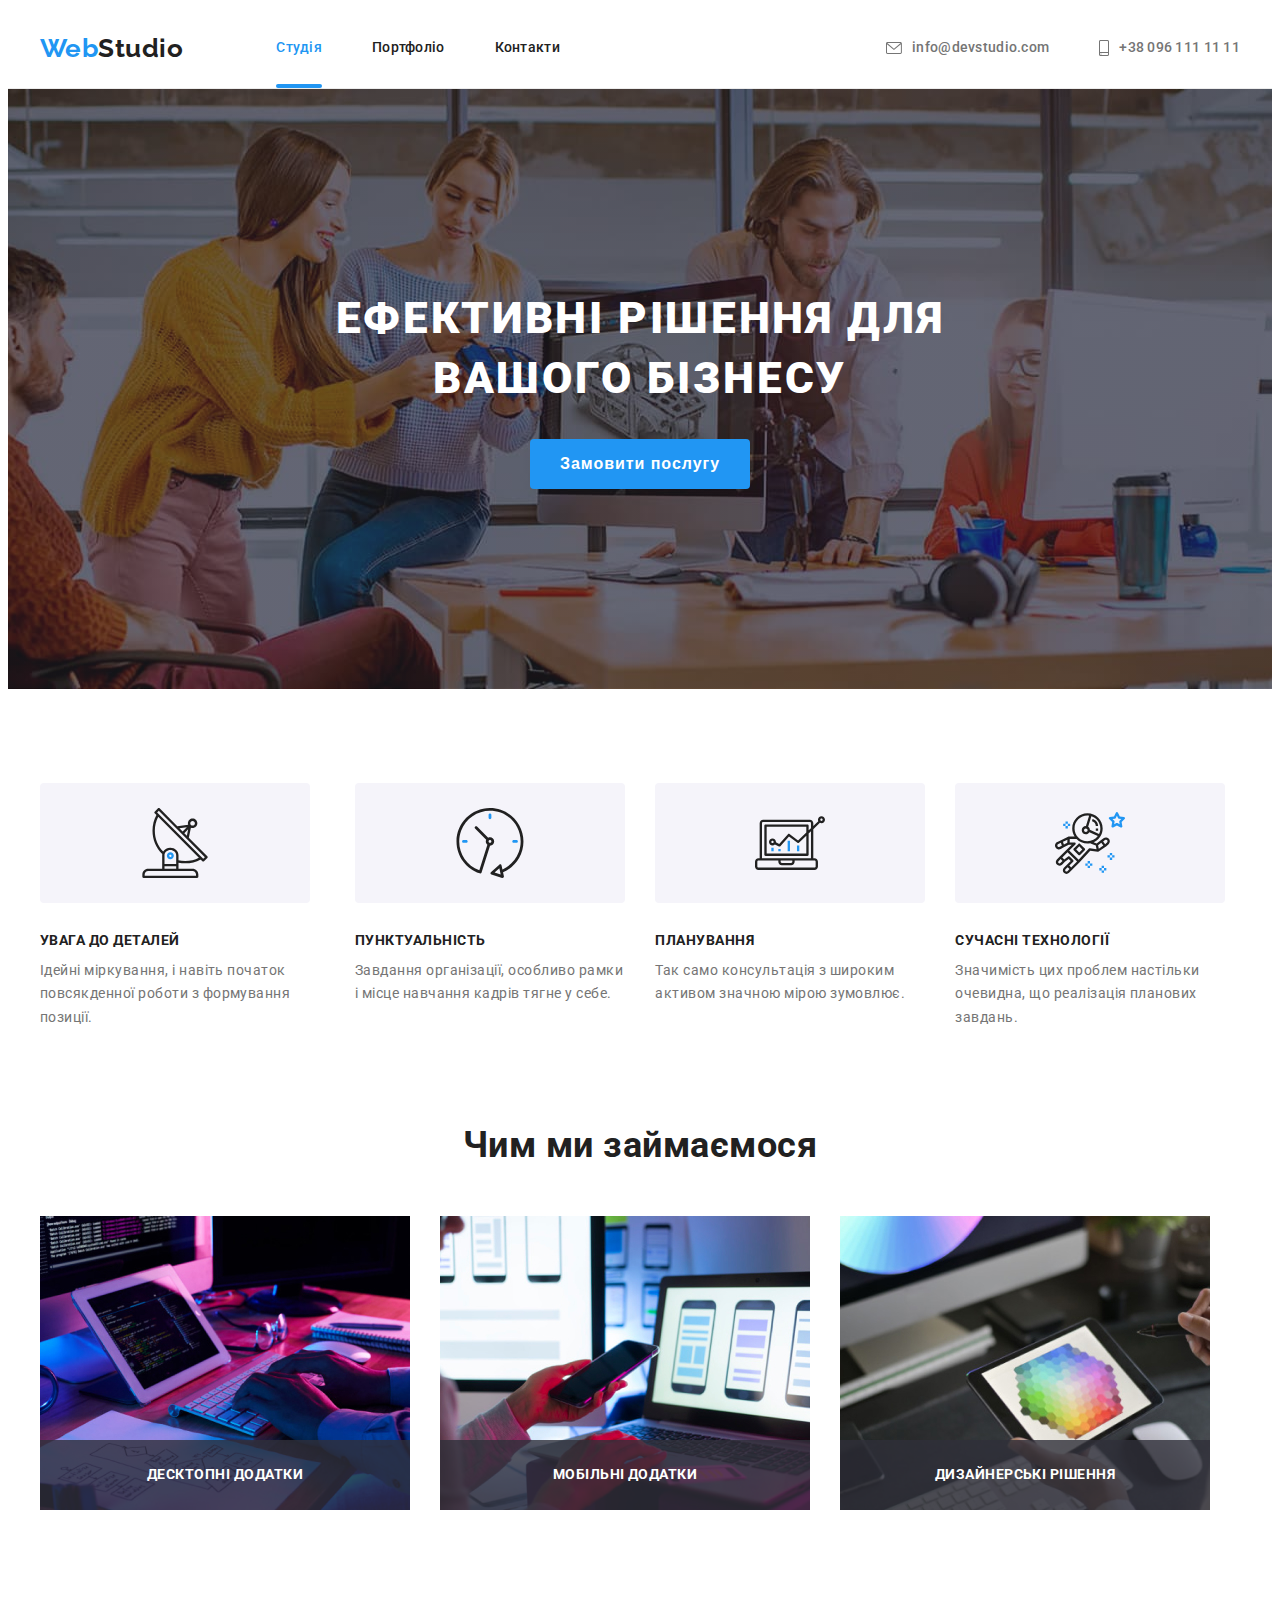
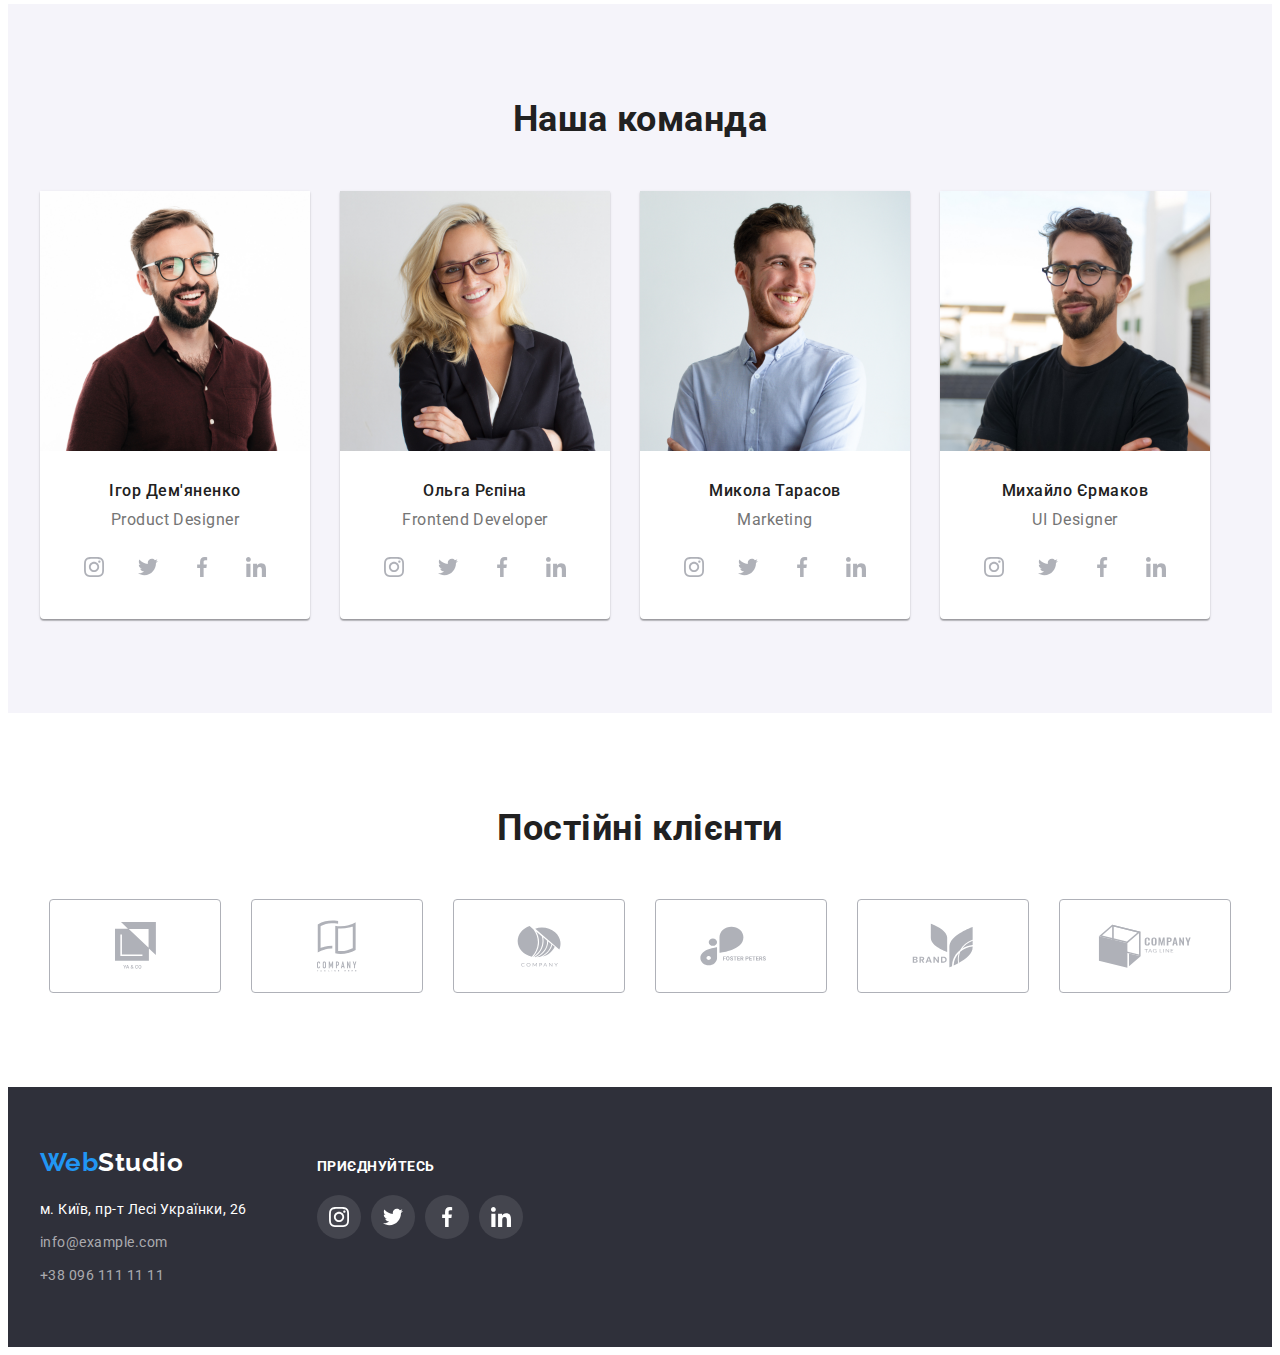
<file: index.html>
<!DOCTYPE html>
<html lang="uk">
<head>
    <meta charset="UTF-8">
    <meta http-equiv="X-UA-Compatible" content="IE=edge">
    <meta name="viewport" content="width=device-width, initial-scale=1.0">
    <title>Студія</title>
    <link rel="preconnect" href="https://fonts.googleapis.com">
    <link rel="preconnect" href="https://fonts.gstatic.com" crossorigin>
    <link href="https://fonts.googleapis.com/css2?family=Raleway:wght@700&family=Roboto:wght@400;500;700;900&display=swap"
        rel="stylesheet">
    <link rel="stylesheet" href="https://cdnjs.cloudflare.com/ajax/libs/modern-normalize/1.1.0/modern-normalize.min.css"
            integrity="sha512-wpPYUAdjBVSE4KJnH1VR1HeZfpl1ub8YT/NKx4PuQ5NmX2tKuGu6U/JRp5y+Y8XG2tV+wKQpNHVUX03MfMFn9Q=="
            crossorigin="anonymous" referrerpolicy="no-referrer" />
    <link rel="stylesheet" href="./css/styles.css">
</head>
<body>
                                            <!-- header -->
    <header class="page-header">
        <div class="container page-main-nav">
                                    <!-- header-page-main-nav -->
                <nav class="main-nav">
                    <a href="/" class="logo"><span style="color: #2196F3;">Web</span>Studio</a>
                        <ul class="site-nav list">
                            <li class="item"><a href="./index.html" class="link-studio link">Студія</a></li>
                            <li class="item"><a href="./portfolio.html" class="link">Портфоліо</a></li>
                            <li class="item"><a href="Контакти" class="link">Контакти</a></li>
                        </ul>
                </nav>
                                            <!--header-info-nav -->
                        <ul class="info-nav list">
                            <li class="item"><a href="mailto:info@devstudio.com" class="link mail">
                                <svg class="info-nav-icon-mail" width="16px" height="12px">
                                    <use href="./symbol-defs.svg#icon-envelope"></use>
                                </svg> info@devstudio.com</a>
                            </li>

                            <li class="item"><a href="tel:+380961111111" class="link tel">
                                <svg class="info-nav-icon-mobile" width="10px" height="16px">
                                    <use href="./symbol-defs.svg#icon-smartphone"></use>
                                </svg>+38 096 111 11 11</a>
                            </li>
                        </ul>
        </div>
    </header>
    <main>
                                            <!-- hero -->
            <section class="hero list">
                <div class="container">
                                        <!-- hero-button -->
                    <h1 class="hero-title list">ЕФЕКТИВНІ РІШЕННЯ ДЛЯ ВАШОГО БІЗНЕСУ</h1>
                    <button type="button" class="button" data-modal-open>Замовити послугу</button>
                </div>
            </section>
                                        <!-- quality-teams-icon -->
            <section class="section produce">
                <h1 class="quality-teams">Команди якості</h1>
                    <div class="container">
                        <ul class="quality list">
                            <li class="icon">
                                <div class="quality-icon-group">
                                    <svg class="icon-group" width="70px" height="70px">
                                        <use href="./symbol-defs.svg#icon-antenna-1"></use>
                                    </svg>
                                </div>
                                <h2 class="section-title list">УВАГА ДО ДЕТАЛЕЙ</h2>
                                <p class="section-text list">Ідейні міркування, і навіть початок повсякденної роботи з формування позиції.</p>
                            </li>

                            <li class="icon">
                                <div class="quality-icon-group">
                                    <svg class="icon-group" width="70px" height="70px">
                                        <use href="./symbol-defs.svg#icon-clock-1"></use>
                                    </svg>
                                </div>
                                <h2 class="section-title list">ПУНКТУАЛЬНІСТЬ</h2>
                                <p class="section-text list">Завдання організації, особливо рамки і місце навчання кадрів тягне у себе.</p>
                            </li>

                            <li class="icon">
                                <div class="quality-icon-group">
                                    <svg class="icon-group" width="70px" height="70px">
                                        <use href="./symbol-defs.svg#icon-diagram-1"></use>
                                    </svg>
                                </div>
                                <h2 class="section-title list">ПЛАНУВАННЯ</h2>
                                <p class="section-text list">Так само консультація з широким активом значною мірою зумовлює.</p>
                            </li>
                            
                            <li class="icon">
                                <div class="quality-icon-group">
                                    <svg class="icon-group" width="70px" height="70px">
                                        <use href="./symbol-defs.svg#icon-astronaut-1"></use>
                                    </svg>
                                </div>
                                <h2 class="section-title list">СУЧАСНІ ТЕХНОЛОГІЇ</h2>
                                <p class="section-text list">Значимість цих проблем настільки очевидна, що реалізація планових завдань.</p>
                            </li>
                        </ul>
                    </div>
            </section>
                                        <!--section-subtitle-works  -->
            <section class="section">
                <div class="container">
                    <h2 class="section-subtitle list">Чим ми займаємося</h2>
                        <ul class="page list">
                            
                                <li class="works">
                                    <img src="./img/img.jpg" alt="Создание сайтов" width="370" height="294">
                                    <p class="works-applications">Десктопні додатки</p>
                                </li>
                                
                                <li class="works">
                                    <img src="./img/img(1).jpg" alt="Создание приложений" width="370" height="294">
                                    <p class="works-applications">Мобільні додатки</p>
                                </li>

                                <li class="works">
                                    <img src="./img/img(2).jpg" alt="Дизайн" width="370" height="294">
                                    <p class="works-applications">Дизайнерські рішення</p>
                                </li>
                            
                        </ul>
                    </div>
            </section>
                                        <!-- section-team-card-soc-icons -->
            <section class="section-team">
                <div class="container">
                    <h2 class="section-subtitle list">Наша команда</h2>
                        <ul class="player list">
                            <li class="card"><img src="./img/img3.jpg" alt="Фото участника команды" width="270" height="260">
                            <h3 class="section-name">Ігор Дем'яненко</h3>
                            <p class="section-profession">Product Designer</p>
                                <ul class="soc-icons">
                                    <li class="soc-icons-items">
                                        <a href="#" class="soc-icons-link" target="_blank">
                                        <svg width="20px" height="20px" class="icon">
                                                <use href="./symbol-defs.svg#icon-instagram-2"></use>
                                        </svg></a>
                                    </li>

                                    <li class="soc-icons-items">
                                        <a href="#" class="soc-icons-link" target="_blank">
                                            <svg width="20px" height="20px" class="icon">
                                                <use href="./symbol-defs.svg#icon-twitter-1"></use>
                                            </svg></a>
                                    </li>

                                    <li class="soc-icons-items">
                                        <a href="#" class="soc-icons-link" target="_blank">
                                            <svg width="20px" height="20px" class="icon">
                                                <use href="./symbol-defs.svg#icon-facebook-1"></use>
                                            </svg></a>
                                    </li>

                                    <li class="soc-icons-items">
                                        <a href="#" class="soc-icons-link" target="_blank">
                                            <svg width="20px" height="20px" class="icon">
                                                <use href="./symbol-defs.svg#icon-linkedin-1"></use>
                                            </svg></a>
                                    </li>
                                </ul>
                                
                            <li class="card"><img src="./img/img(4).jpg" alt="Фото участника команды" width="270" height="260">
                            <h3 class="section-name">Ольга Рєпіна</h3>
                            <p class="section-profession">Frontend Developer</p>
                                <ul class="soc-icons">
                                    <li class="soc-icons-items">
                                        <a href="#" class="soc-icons-link" target="_blank">
                                            <svg width="20px" height="20px" class="icon">
                                                <use href="./symbol-defs.svg#icon-instagram-2"></use>
                                            </svg>
                                        </a>
                                    </li>
                            
                                    <li class="soc-icons-items">
                                        <a href="#" class="soc-icons-link" target="_blank">
                                            <svg width="20px" height="20px" class="icon">
                                                <use href="./symbol-defs.svg#icon-twitter-1"></use>
                                            </svg>
                                        </a>
                                    </li>
                            
                                    <li class="soc-icons-items">
                                        <a href="#" class="soc-icons-link" target="_blank">
                                            <svg width="20px" height="20px" class="icon">
                                                <use href="./symbol-defs.svg#icon-facebook-1"></use>
                                            </svg>
                                        </a>
                                    </li>
                            
                                    <li class="soc-icons-items">
                                        <a href="#" class="soc-icons-link" target="_blank">
                                            <svg width="20px" height="20px" class="icon">
                                                <use href="./symbol-defs.svg#icon-linkedin-1"></use>
                                            </svg>
                                        </a>
                                    </li>
                                </ul>
                            <li class="card"><img src="./img/img(5).jpg" alt="Фото участника команды" width="270" height="260">
                            <h3 class="section-name">Микола Тарасов</h3>
                            <p class="section-profession">Marketing</p>
                                <ul class="soc-icons">
                                    <li class="soc-icons-items">
                                        <a href="#" class="soc-icons-link" target="_blank">
                                            <svg width="20px" height="20px" class="icon">
                                                <use href="./symbol-defs.svg#icon-instagram-2"></use>
                                            </svg>
                                        </a>
                                    </li>
                            
                                    <li class="soc-icons-items">
                                        <a href="#" class="soc-icons-link" target="_blank">
                                            <svg width="20px" height="20px" class="icon">
                                                <use href="./symbol-defs.svg#icon-twitter-1"></use>
                                            </svg>
                                        </a>
                                    </li>
                            
                                    <li class="soc-icons-items">
                                        <a href="#" class="soc-icons-link" target="_blank">
                                            <svg width="20px" height="20px" class="icon">
                                                <use href="./symbol-defs.svg#icon-facebook-1"></use>
                                            </svg>
                                        </a>
                                    </li>
                            
                                    <li class="soc-icons-items">
                                        <a href="#" class="soc-icons-link" target="_blank">
                                            <svg width="20px" height="20px" class="icon">
                                                <use href="./symbol-defs.svg#icon-linkedin-1"></use>
                                            </svg>
                                        </a>
                                    </li>
                                </ul>
                            
                            <li class="card"><img src="./img/img(6).jpg" alt="Фото участника команды" width="270" height="260">
                            <h3 class="section-name">Михайло Єрмаков</h3>
                            <p class="section-profession list">UI Designer</p>
                                <ul class="soc-icons">
                                    <li class="soc-icons-items">
                                        <a href="#" class="soc-icons-link" target="_blank">
                                            <svg width="20px" height="20px" class="icon">
                                                <use href="./symbol-defs.svg#icon-instagram-2"></use>
                                            </svg>
                                        </a>
                                    </li>
                            
                                    <li class="soc-icons-items">
                                        <a href="#" class="soc-icons-link" target="_blank">
                                            <svg width="20px" height="20px" class="icon">
                                                <use href="./symbol-defs.svg#icon-twitter-1"></use>
                                            </svg>
                                        </a>
                                    </li>
                            
                                    <li class="soc-icons-items">
                                        <a href="#" class="soc-icons-link" target="_blank">
                                            <svg width="20px" height="20px" class="icon">
                                                <use href="./symbol-defs.svg#icon-facebook-1"></use>
                                            </svg>
                                        </a>
                                    </li>
                            
                                    <li class="soc-icons-items">
                                        <a href="#" class="soc-icons-link" target="_blank">
                                            <svg width="20px" height="20px" class="icon">
                                                <use href="./symbol-defs.svg#icon-linkedin-1"></use>
                                            </svg>
                                        </a>
                                    </li>
                                </ul>
                        </ul>
            </section>
                                        <!-- section-subtitle-company-items -->
            <section class="section list">
                <div class="container">
                    <h3 class="section-subtitle list">Постійні клієнти</h3>
                    <ul class="company list">
                        <li class="company-items"><a href="#" class="company-link" target="_blank">
                            <svg width="41px" height="47px" class="company-icon">
                                <use href="./symbol-defs.svg#icon-company1"></use>
                            </svg></a>
                        </li>

                        <li class="company-items"><a href="#" class="company-link" target="_blank">
                            <svg width="40px" height="52px" class="company-icon">
                                <use href="./symbol-defs.svg#icon-company2"></use>
                            </svg></a>
                        </li>

                        <li class="company-items"><a href="#" class="company-link" target="_blank">
                                <svg width="44px" height="42px" class="company-icon">
                                    <use href="./symbol-defs.svg#icon-company3"></use>
                                </svg></a>
                        </li>

                        <li class="company-items"><a href="#" class="company-link" target="_blank">
                                <svg width="84px" height="40px" class="company-icon">
                                    <use href="./symbol-defs.svg#icon-company4"></use>
                                </svg></a>
                        </li>

                        <li class="company-items"><a href="#" class="company-link" target="_blank">
                                <svg width="62px" height="45px" class="company-icon">
                                    <use href="./symbol-defs.svg#icon-company5"></use>
                                </svg></a>
                        </li>

                        <li class="company-items"><a href="#" class="company-link" target="_blank">
                                <svg width="94px" height="44px" class="company-icon">
                                    <use href="./symbol-defs.svg#icon-company6"></use>
                                </svg></a>
                        </li>
                    </ul>
                </div>
            </section>
    </main>
                                    <!-- page-footer-logo-footer-nav -->
        <footer class="page-footer">
            <div class="container footer-social list">
                <div class="container-footer list">
                    <a href="/" class="footer-logo"><span style="color: #2196F3;">Web</span>Studio</a>
                    <address>
                        <ul class="footer-nav list">
                            <li class="connection-link"><a href="https://goo.gl/maps/kH2Qosur7JcSxnbW7" target="_blank"
                                    class="link">м.
                                    Київ, пр-т Лесі Українки, 26</a></li>
                            <li class="connection-info"><a href="mailto:info@example.com" class="info-link">info@example.com</a>
                            </li>
                            <li class="connection-info-link"><a href="tel:+380961111111" class="info-link">+38 096 111 11 11</a>
                            </li>
                        </ul>
                    </address>
                </div>
                                        <!-- footer-soc-title-soclink -->
                <div class="conteiner footer-soc-icons">
                    <p class="footer-soc-title">ПРИЄДНУЙТЕСЬ</p>
                        <ul class="footer-soc">
                            <li class="footer-soclink">
                                <a href="#" class="footer-icons-links" target="_blank">
                                <svg width="20px" height="20px" class="footer-icons">
                                    <use href="./symbol-defs.svg#icon-instagram-2"></use>
                                </svg></a>
                            </li>

                            <li class="footer-soclink">
                                <a href="#" class="footer-icons-links" target="_blank">
                                <svg width="20px" height="20px" class="footer-icons">
                                    <use href="./symbol-defs.svg#icon-twitter-1"></use>
                                </svg></a>
                            </li>

                            <li class="footer-soclink">
                                <a href="#" class="footer-icons-links" target="_blank">
                                <svg width="20px" height="20px" class="footer-icons">
                                    <use href="./symbol-defs.svg#icon-facebook-1"></use>
                                </svg></a>
                            </li>

                            <li class="footer-soclink">
                                <a href="#" class="footer-icons-links" target="_blank">
                                <svg width="20px" height="20px" class="footer-icons">
                                    <use href="./symbol-defs.svg#icon-linkedin-1"></use>
                                </svg></a>
                            </li>
                        </ul>
                </div>
        </div>
    </footer>
                                        <!-- Модальное окно -->
<div class="backdrop is-hidden"  data-modal>
    <div class="modal">
        <button type="button" class="button-modal" data-modal-close >
            <svg width="18px" height="18px" class="modal-icon-close">
                <use href="./symbol-defs.svg#icon-close-black-18dp-2-1-1"></use>
            </svg>
        </button>
    </div>
</div>

<script src="./js/modal.js"></script>
</body>
</html>
</file>
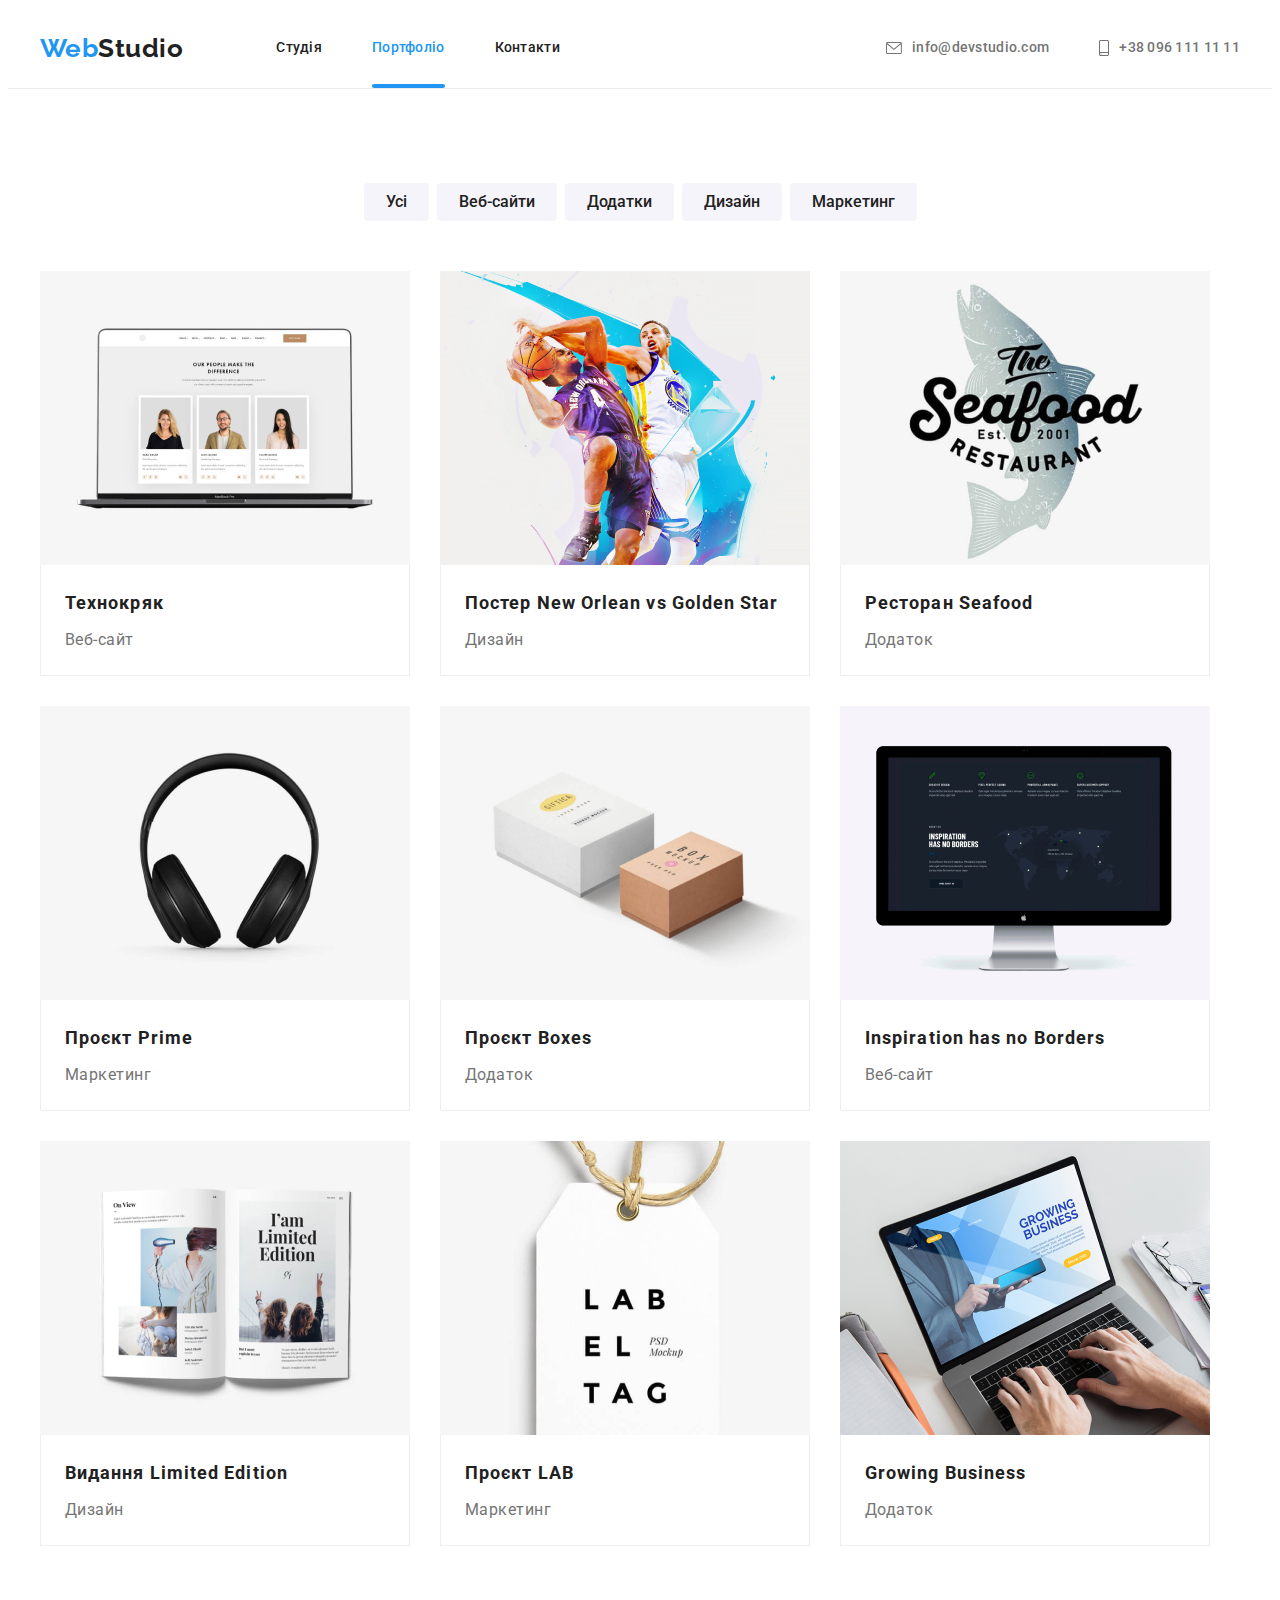
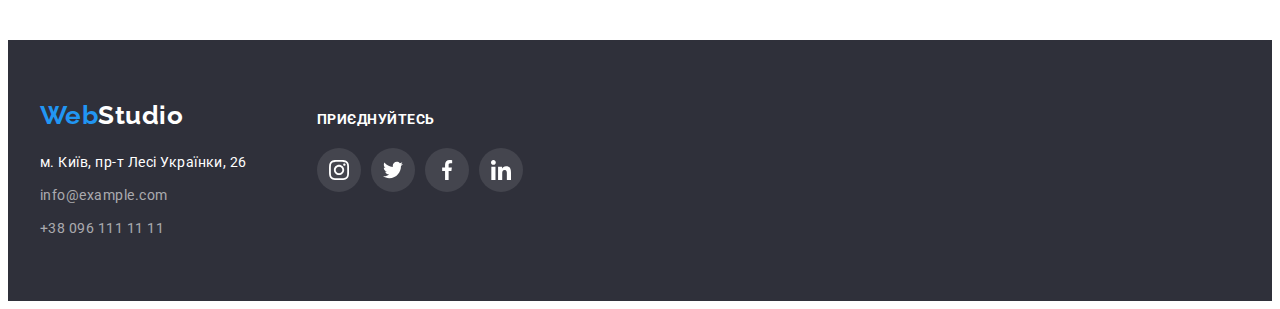
<file: portfolio.html>
<!DOCTYPE html>
<html lang="uk">
<head>
    <meta charset="UTF-8">
    <meta http-equiv="X-UA-Compatible" content="IE=edge">
    <meta name="viewport" content="width=device-width, initial-scale=1.0">
    <title>Портфоліо</title>
    <link rel="preconnect" href="https://fonts.googleapis.com">
    <link rel="preconnect" href="https://fonts.gstatic.com" crossorigin>
    <link href="https://fonts.googleapis.com/css2?family=Raleway:wght@700&family=Roboto:wght@400;500;700;900&display=swap"
        rel="stylesheet">
    <link rel="stylesheet" href="https://cdnjs.cloudflare.com/ajax/libs/modern-normalize/1.1.0/modern-normalize.min.css"
        integrity="sha512-wpPYUAdjBVSE4KJnH1VR1HeZfpl1ub8YT/NKx4PuQ5NmX2tKuGu6U/JRp5y+Y8XG2tV+wKQpNHVUX03MfMFn9Q=="
        crossorigin="anonymous" referrerpolicy="no-referrer" />
    <link rel="stylesheet" href="./css/styles.css">
</head>
<body>
                                <!--header  -->
    <header class="page-header">
        <div class="container page-main-nav">
                                <!-- header-page-main-nav -->
            <nav class="main-nav">
                <a href="/" class="logo"><span style="color: #2196F3;">Web</span>Studio</a>
                <ul class="site-nav list">
                    <li class="item"><a href="./index.html" class="link">Студія</a></li>
                    <li class="item"><a href="./portfolio.html" class="link-portfolio link">Портфоліо</a></li>
                    <li class="item"><a href="Контакти" class="link">Контакти</a></li>
                </ul>
            </nav>
                                <!--header-info-nav -->
            <ul class="info-nav list">
                <li class="item"><a href="mailto:info@devstudio.com" class="link mail">
                        <svg class="info-nav-icon-mail" width="16px" height="12px">
                            <use href="./symbol-defs.svg#icon-envelope"></use>
                        </svg> info@devstudio.com</a>
                </li>
    
                <li class="item"><a href="tel:+380961111111" class="link tel">
                        <svg class="info-nav-icon-mobile" width="10px" height="16px">
                            <use href="./symbol-defs.svg#icon-smartphone"></use>
                        </svg>+38 096 111 11 11</a>
                </li>
            </ul>
        </div>
    </header>
                            <!--hero-filter-quality-teams-filter-button  -->
    <main>
        <section class="hero-filter">
            <div class="container">
            <h1 class="quality-teams">Портфоліо</h1>
                <ul class="filter list">
                    <li class="filter-button"><button type="button" class="button-portfolio">Усі</button></li>    
                    <li class="filter-button"><button type="button" class="button-portfolio">Веб-сайти</button></li>    
                    <li class="filter-button"><button type="button" class="button-portfolio">Додатки</button></li>    
                    <li class="filter-button"><button type="button" class="button-portfolio">Дизайн</button></li>    
                    <li class="filter-button"><button type="button" class="button-portfolio">Маркетинг</button></li>    
                </ul>
                                            <!--figure-figure-link-->
                <ul class="figure list">
                    <li class="products">
                        <a class="figure-link list" href="Веб-сайт">
                            <div class="figure-link-website">
                                <img src="./img/Портфолио/img1.jpg" alt="Веб-сайт" width="370">
                                <p class="website-resource">Ресурс пропонує комплексні пропозиції з різним рівнем функціоналу та сервісів. Все це дозволить відвідувачу отримати
                                        вичерпні відомості про компанію чи приватну особу.</p>
                            </div>
                            <div class="elements-products">
                                <h2 class="figure-title list">Технокряк</h2>
                                <p class="figure-text list">Веб-сайт</p>
                            </div></a>
                    </li>

                    <li class="products">
                        <a class="figure-link list" href="Дизайн">
                            <div class="figure-link-website">
                                <img src="./img/Портфолио/img2.jpg" alt="Дизайн" width="370">
                                <p class="website-resource">Ресурс пропонує комплексні пропозиції з різним рівнем функціоналу та сервісів. Все це
                                        дозволить відвідувачу отримати
                                        вичерпні відомості про компанію чи приватну особу.</p>
                            </div>
                            <div class="elements-products">
                                <h2 class="figure-title list">Постер New Orlean vs Golden Star</h2>
                                <p class="figure-text list">Дизайн</p>
                            </div></a>
                    </li>

                    <li class="products">
                        <a class="figure-link list" href="Додаток">
                            <div class="figure-link-website">
                                <img src="./img/Портфолио/img3.jpg" alt="Додаток" width="370">
                                <p class="website-resource">Ресурс пропонує комплексні пропозиції з різним рівнем функціоналу та сервісів. Все це
                                        дозволить відвідувачу отримати
                                        вичерпні відомості про компанію чи приватну особу.</p>
                            </div>
                            <div class="elements-products">
                                <h2 class="figure-title list">Ресторан Seafood</h2>
                                <p class="figure-text list">Додаток</p>
                            </div></a>
                    </li>

                    <li class="products">
                        <a class="figure-link list" href="Маркетинг">
                            <div class="figure-link-website">
                                <img src="./img/Портфолио/img4.jpg" alt="Маркетинг" width="370">
                                <p class="website-resource">Ресурс пропонує комплексні пропозиції з різним рівнем функціоналу та сервісів. Все це
                                        дозволить відвідувачу отримати
                                        вичерпні відомості про компанію чи приватну особу.</p>
                            </div>
                            <div class="elements-products">
                                <h2 class="figure-title list">Проєкт Prime</h2>
                                <p class="figure-text list">Маркетинг</p>
                            </div></a>
                    </li>

                    <li class="products">
                        <a class="figure-link list" href="Додаток">
                            <div class="figure-link-website">
                                <img src="./img/Портфолио/img5.jpg" alt="Додаток" width="370">
                                <p class="website-resource">Ресурс пропонує комплексні пропозиції з різним рівнем функціоналу та сервісів. Все це
                                        дозволить відвідувачу отримати
                                        вичерпні відомості про компанію чи приватну особу.</p>
                            </div>
                            <div class="elements-products">
                                <h2 class="figure-title list">Проєкт Boxes</h2>
                                <p class="figure-text list">Додаток</p>
                            </div></a>
                    </li>

                    <li class="products">
                        <a class="figure-link list" href="Веб-сайт">
                            <div class="figure-link-website">
                                <img src="./img/Портфолио/img6.jpg" alt="Веб-сайт" width="370">
                                <p class="website-resource">Ресурс пропонує комплексні пропозиції з різним рівнем функціоналу та сервісів. Все це
                                        дозволить відвідувачу отримати
                                        вичерпні відомості про компанію чи приватну особу.</p>
                            </div>
                            <div class="elements-products">
                                <h2 class="figure-title list">Inspiration has no Borders</h2>
                                <p class="figure-text list">Веб-сайт</p>
                            </div></a>
                    </li>

                    <li class="products">
                        <a class="figure-link list" href="Дизайн">
                            <div class="figure-link-website">
                                <img src="./img/Портфолио/img7.jpg" alt="Дизайн" width="370">
                                <p class="website-resource">Ресурс пропонує комплексні пропозиції з різним рівнем функціоналу та сервісів. Все це
                                        дозволить відвідувачу отримати
                                        вичерпні відомості про компанію чи приватну особу.</p>
                            </div>
                            <div class="elements-products">
                                <h2 class="figure-title list">Видання Limited Edition</h2>
                                <p class="figure-text list">Дизайн</p>
                            </div></a>
                    </li>

                    <li class="products">
                        <a class="figure-link list" href="Маркетинг">
                            <div class="figure-link-website">
                                <img src="./img/Портфолио/img8.jpg" alt="Маркетинг" width="370">
                                <p class="website-resource">Ресурс пропонує комплексні пропозиції з різним рівнем функціоналу та сервісів. Все це
                                        дозволить відвідувачу отримати
                                        вичерпні відомості про компанію чи приватну особу.</p>
                            </div>
                            <div class="elements-products">
                                <h2 class="figure-title list">Проєкт LAB</h2>
                                <p class="figure-text list">Маркетинг</p>
                            </div></a>
                    </li>

                    <li class="products">
                        <a class="figure-link list" href="Додаток">
                            <div class="figure-link-website">
                                <img src="./img/Портфолио/img9.jpg" alt="Додаток" width="370">
                                <p class="website-resource">Ресурс пропонує комплексні пропозиції з різним рівнем функціоналу та сервісів. Все це
                                        дозволить відвідувачу отримати
                                        вичерпні відомості про компанію чи приватну особу.</p>
                            </div>
                            <div class="elements-products">
                                <h2 class="figure-title list">Growing Business</h2>
                                <p class="figure-text list">Додаток</p>
                            </div></a>
                    </li>
                </ul>
            </div>
        </section>
    </main>
                                        <!-- page-footer-logo-footer-nav -->
    <footer class="page-footer">
        <div class="container footer-social list">
            <div class="container-footer list">
                <a href="/" class="footer-logo"><span style="color: #2196F3;">Web</span>Studio</a>
                <address>
                    <ul class="footer-nav list">
                        <li class="connection-link"><a href="https://goo.gl/maps/kH2Qosur7JcSxnbW7" target="_blank"
                                class="link">м.
                                Київ, пр-т Лесі Українки, 26</a></li>
                        <li class="connection-info"><a href="mailto:info@example.com" class="info-link">info@example.com</a>
                        </li>
                        <li class="connection-info-link"><a href="tel:+380961111111" class="info-link">+38 096 111 11 11</a>
                        </li>
                    </ul>
                </address>
            </div>
                                    <!-- footer-soc-title-soclink -->
            <div class="conteiner footer-soc-icons">
                <p class="footer-soc-title">ПРИЄДНУЙТЕСЬ</p>
                <ul class="footer-soc">
                    <li class="footer-soclink">
                        <a href="#" class="footer-icons-links" target="_blank">
                            <svg width="20px" height="20px" class="footer-icons">
                                <use href="./symbol-defs.svg#icon-instagram-2"></use>
                            </svg></a>
                    </li>
    
                    <li class="footer-soclink">
                        <a href="#" class="footer-icons-links" target="_blank">
                            <svg width="20px" height="20px" class="footer-icons">
                                <use href="./symbol-defs.svg#icon-twitter-1"></use>
                            </svg></a>
                    </li>
    
                    <li class="footer-soclink">
                        <a href="#" class="footer-icons-links" target="_blank">
                            <svg width="20px" height="20px" class="footer-icons">
                                <use href="./symbol-defs.svg#icon-facebook-1"></use>
                            </svg></a>
                    </li>
    
                    <li class="footer-soclink">
                        <a href="#" class="footer-icons-links" target="_blank">
                            <svg width="20px" height="20px" class="footer-icons">
                                <use href="./symbol-defs.svg#icon-linkedin-1"></use>
                            </svg></a>
                    </li>
                </ul>
            </div>
        </div>
    </footer>
</body>
</html>
</file>
<file: css/styles.css>
:root {
    --main-text-color: #FFFFFF;
    --header-section-text-color: #212121;
    --section-subtitle-color: #757575;
    --focus-color: #2196F3;
    --button-color: #F5F4FA;
    --hero-filter-color: #F5F5F5;
}

body {
    max-width: 1600px;
    background-color: #FFFFFF;
    color: var(--header-section-text-color);
    font-family: Roboto, sans-serif;
    letter-spacing: 0.03em;
}

.list {
    list-style: none;
    padding: 0;
    margin: 0;
}

.container {
    width: 1200px;
    padding-left: 15px;
    padding-right: 15px;
    margin: 0 auto;
}

h1,h2,h3,h4,h5,h6,p,ul,li {
    margin: 0;
    padding: 0;
}

/* --------page-header-------- */
.page-header {
    border-bottom: 1px solid #ECECEC;
}
/* ---page-main-nav--- */
.page-main-nav {
    display: flex;
    align-items: center;
}

/* ---------main-nav---------- */
.main-nav {
    display: flex;
    align-items: center;
}
/* ---------Logo---------- */
.logo {
    display: inline-block;

    text-decoration: none;
    color: var(--header-section-text-color);
    font-family: Raleway, sans-serif;
    font-weight: 700;
    font-size: 26px;
    line-height: 1.19;
}

.logo:hover .logo:focus {
    color: var(--focus-color);
}

/* ------------site-nav---------- */
.site-nav {
    display: flex;
    margin-left: 93px;
}

.site-nav .item + .item {
    margin-left: 50px;
}

.site-nav .link {
    position: relative;

    display: block;
    padding-top: 32px;
    padding-bottom: 32px;
    
    text-decoration: none;
    color: var(--header-section-text-color);
    font-weight: 500;
    font-size: 14px;
    line-height: 1.14;
    letter-spacing: 0.02em;

    transition: color 250ms cubic-bezier(0.4, 0, 0.2, 1);
}
                /* header-link-studio */
.link-studio::after {
    content: "";

    position: absolute;
    bottom: 0;
    left: 0;
    width: 100%;
    height: 4px;

    background-color: var(--focus-color);
    border-radius: 4px;
}
                /* header-link-portfolio */
.link-portfolio::after {
    content: "";

    position: absolute;
    bottom: 0;
    left: 0;
    width: 100%;
    height: 4px;

    background-color: var(--focus-color);
    border-radius: 4px;
}

.site-nav .link-studio.link {
    color: #2196F3;
}

.site-nav .link-portfolio.link {
    color: #2196F3;
}

.site-nav .link:hover,
.site-nav .link:focus {
    color: var(--focus-color);
}

        /* ------------info-nav---------- */
.info-nav {
    display: flex;
    margin-left: auto;
    gap: 50px;
}

.info-nav .item {
    margin-left: auto;
}

.info-nav .link {
    display: flex;
    align-items: center;

    padding-top: 32px;
    padding-bottom: 32px;

    text-decoration: none;
    color: var(--section-subtitle-color);
    font-weight: 500;
    font-size: 14px;
    line-height: 1.14;
    letter-spacing: 0.02em;
    
    transition: color 250ms cubic-bezier(0.4, 0, 0.2, 1);
}

.info-nav-icon-mail, .info-nav-icon-mobile  {
    margin-right: 10px;
    fill: currentColor;
}

.info-nav-icon-mail .info-nav-icon-mobile:hover {
    fill: #2196F3;
}

.info-nav .link:hover,
.info-nav .link:focus {
    color: var(--focus-color);
}

    /* ---------Hero---------- -*/
.hero {
    padding: 200px 0px;
    text-align: center;

    background-color: #2F303A;
    background-image: linear-gradient(to right, rgba(47, 48, 58, 0.4), rgba(47, 48, 58, 0.4)), url(../img/Главный\ фон.jpg);
    background-position: center;
}

.hero-title {
    width: 696px;
    margin: 0px auto 30px;

    color: var(--main-text-color);
    font-weight: 900;
    font-size: 44px;
    line-height: 1.36;
    letter-spacing: 0.06em;
    text-transform: uppercase;
}

/* ----------button-studio---------- */

.button-portfolio {
    cursor: pointer;
}

.button {
    border: 0;
    border-radius: 4px;
    padding: 10px 30px;
    cursor: pointer;

    background-color: var(--focus-color);

    color: #FFFFFF;
    font-weight: 700;
    font-size: 16px;
    line-height: 1.87;
    letter-spacing: 0.06em;
    text-align: center;

    transition: color 250ms cubic-bezier(0.4, 0, 0.2, 1);
}

.hero .button:hover,
.hero .button:focus {
    opacity: 0.9;
}
/* ------------Portfolio---------- */
.hero-filter {
    padding: 94px 0px;
}

.filter {
    display: flex;
    justify-content: center;
    gap: 8px;
    margin-bottom: 50px;
}
/* ----------button-portfolio---------- */
.button-portfolio {
    border: 0;
    border-radius: 4px;
    padding: 6px 22px;

    background-color: var(--button-color);
    color: var(--header-section-text-color);
    
    font-weight: 500;
    font-size: 16px;
    line-height: 1.63;
    text-align: center;
    font-family: inherit;

    transition: background-color 250ms cubic-bezier(0.4, 0, 0.2, 1),
                color 250ms cubic-bezier(0.4, 0, 0.2, 1),
                box-shadow 250ms cubic-bezier(0.4, 0, 0.2, 1);
    /* transition-property: background-color;
    transition-duration: 250ms;
    transition-timing-function: cubic-bezier(0.4, 0, 0.2, 1); */
}

.hero-filter .button-portfolio:focus,
.hero-filter .button-portfolio:hover {
    background-color: var(--focus-color);
    color: var(--main-text-color);
    box-shadow: 0px 3px 1px 0px #0000001A;
}

/* ----------section-quality--------- */
.quality-teams {
    visibility: hidden;
    position: absolute;
}

.section {
    padding-top: 94px;
    padding-bottom: 94px;
}

.produce {
    padding-bottom: 0px;
}

.quality {
    display: flex;
    gap: 30px;
}

.quality .section-title + .section-title {
    margin-right: 30px;
}

.icon {
    display: block;
}

.quality-icon-group {
    display: flex;
    width: 270px;
    height: 120px;
    align-items: center;
    justify-content: center;

    border-radius: 4px;
    background-color: var(--button-color);
    margin-bottom: 30px;
}

.section-title {    
    color: var(--header-section-text-color);
    font-weight: 700;
    font-size: 14px;
    line-height: 1.14;
    text-transform: uppercase;

    margin-bottom: 10px;
}

.section-text {
    color: var(--section-subtitle-color);

    font-size: 14px;
    line-height: 1.71;
}

.section-subtitle {
    margin-bottom: 50px;
    
    font-weight: 700;
    font-size: 36px;
    line-height: 1.17;
    text-align: center;
}
/* -------------page -works-----------*/
.page {
    display: flex;
    gap: 30px;
}

img {
    display: block;
    max-width: 100%;
    height: auto;
}

.works {
    position: relative;
}

.works-applications {
    display: flex;
    align-items: center;
    justify-content: center;

    position: absolute;
    bottom: 0px;
    left: 0px;
    
    width: 370px;
    height: 70px;
    
    font-size: 14px;
    font-weight: 700;
    line-height: 1.14;
    text-transform: uppercase;
    
    color: var(--main-text-color);
    background-color: rgba(47, 48, 58, 0.8);
}
/* ----------section-team--------- */
.section-team {
    background-color: #F5F4FA;
    padding: 94px 0px;
}

.player {
    display: flex;
    gap: 30px;
}

.card {
    background-color: var(--main-text-color);
    box-shadow: 0px 1px 3px rgba(0, 0, 0, 0.122), 0px 1px 1px rgba(0, 0, 0, 0.14), 0px 2px 1px rgba(0, 0, 0, 0.2);
    border-radius: 0px 0px 4px 4px;
}

.section-name {
    padding-top: 30px;
    margin-bottom: 10px;
    
    font-weight: 500;
    font-size: 16px;
    line-height: 1.19;
    text-align: center;
}

.section-profession {
    padding-bottom: 16px;

    color: var(--section-subtitle-color);

    font-weight: 400;
    font-size: 16px;
    line-height: 1.19;
    text-align: center;
}
/* ----------soc-icons---------- */

.soc-icons {
    display: flex;
    gap: 10px;
    justify-content: center;
    align-items: center;
    padding-bottom: 30px;
    list-style-type: none;
}

.soc-icons-items {
    width: 44px;
    height: 44px;
}

.soc-icons-link {
    display: flex;
    width: 100%;
    height: 100%;

    background-color:var(--main-text-color);
    color: #AFB1B8;

    border-radius: 50%;
    justify-content: center;
    align-items: center;

    transition: background-color 250ms cubic-bezier(0.4, 0, 0.2, 1), 
                color 250ms cubic-bezier(0.4, 0, 0.2, 1);
}

.soc-icons-link:hover {
    color: #FFFFFF;
    background-color: #2196F3;
}

.icon {
    fill: currentColor;
}

/* ----------section-company ------------*/
.company {
    display: flex;
    gap: 30px;
    justify-content: center;
    align-items: center;
    list-style-type: none;
}

.company-link {
    display: flex;
    width: 170px;
    height: 92px;
    justify-content: center;
    align-items: center;

    border: 1px solid #AFB1B8;
    border-radius: 4px;

    color: #AFB1B8;

    transition: color 250ms cubic-bezier(0.4, 0, 0.2, 1), 
                border-color 250ms cubic-bezier(0.4, 0, 0.2, 1);
}

.company-link:hover {
    color: #2196F3;
    border-color: #2196F3;
}

.company-icon {
    fill: currentColor;
}

/* ----------figure-portfolio--------- */
.figure {
    display: flex;
    flex-wrap: wrap;
    flex-basis: calc(100% /3);
    gap: 30px;
}

.products {
    box-sizing: border-box;
}

.figure-link {
    display: block;
    text-decoration: none;
    transition: box-shadow 250ms cubic-bezier(0.4, 0, 0.2, 1);
}

.figure-link-website {
    position: relative;
    overflow: hidden;
}

.website-resource {
    position: absolute;
    top: 0px;
    left: 0px;
    width: 100%;
    height: 100%;

    background-color: rgba(33, 150, 243, 0.9);

    color: var(--main-text-color);
    font-weight: 400;
    font-size: 18px;
    line-height: 1.56;
    padding: 63px 24px;

    transform: translateY(100%);
    opacity: 0;

    transition: transform 250ms cubic-bezier(0.4, 0, 0.2, 1),
                opacity 250ms cubic-bezier(0.4, 0, 0.2, 1);
}


.figure-link:hover .website-resource {
    opacity: 1;
    transform: translateY(0);
}

.elements-products {
    padding: 20px 24px;
    border:  1px solid #EEEEEE;
    border-top: none;
}

.figure-link:hover {
    box-shadow: 1px 4px 6px 0px #00000029;
}

.figure-title {
    margin-bottom: 4px;
    color: var(--header-section-text-color);
    font-weight: 700;
    font-size: 18px;
    line-height: 2;
    letter-spacing: 0.06em;
}

.figure-text {
    color: var(--section-subtitle-color);
    font-weight: 400;
    font-size: 16px;
    line-height: 1.88;
}


/* ----------footer--------- */
.page-footer { 
    background-color: #2F303A;
    padding: 60px 0px;
}

.footer-social {
    display: flex;
    align-items: baseline;
}

.footer-logo {
    display: inline-block;
    margin-bottom: 20px;

    font-family: 'Raleway', sans-serif;
    font-weight: 700;
    font-size: 26px;
    line-height: 1.19;
    text-decoration: none;
    color: var(--main-text-color);
}

.footer-nav .link:hover,
.footer-nav .link:focus {
    color: var(--focus-color);
}

.footer-nav .link {
    text-decoration: none;
    font-style: normal;
    color: var(--main-text-color);
    font-size: 14px;
    line-height: 1.71;

    transition: color 250ms cubic-bezier(0.4, 0, 0.2, 1);
}

.footer-nav {
    display: flex;
    flex-direction: column;
    gap: 9px;
}

.footer-nav .info-link {
    font-style: normal;
    text-decoration: none;
    color: rgba(255, 255, 255, 0.6);
    font-size: 14px;
    line-height: 1.71;

    transition: color 250ms cubic-bezier(0.4, 0, 0.2, 1);
}

.footer-nav .info-link:hover,
.footer-nav .info-link:focus {
    color: var(--focus-color);
}

.footer-soc-title {
    margin-bottom: 20px;
    font-size: 14px;
    font-weight: 700;
    line-height: 1.14;
    text-transform: uppercase;
    color: #fff;
}

.footer-soc-icons {
    display: block;
    width: 206px;
    height: 80px;
    margin-left: 70px;
}

.footer-soc {
    display: flex;
    gap: 10px;
    align-items: center;
}

.footer-soclink {
    width: 44px;
    height: 44px;
    list-style-type: none;
}

.footer-icons-links {
    display: flex;
    justify-content: center;
    width: 100%;
    height: 100%;
    align-items: center;
    border-radius: 50%;

    background-color: rgba(255, 255, 255, 0.1);
    color: var(--main-text-color);

    transition: background-color 250ms cubic-bezier(0.4, 0, 0.2, 1);
}

.footer-icons-links:hover {
    background-color: #2196F3;
}

.footer-icons {
    fill: currentColor;
}
        /* backdrop----Молальное окно */
.backdrop.is-hidden {
    opacity: 0;
    pointer-events: none;
    visibility: hidden;
}

.backdrop {
    position: fixed;
    top: 0;
    left: 0;
    width: 100%;
    height: 100%;

    background-color: rgba(0, 0, 0, 0.2);

    opacity: 1;
    transition: opacity 250ms cubic-bezier(0.4, 0, 0.2, 1),
                visibility 250ms cubic-bezier(0.4, 0, 0.2, 1);
}

.modal {
    position: absolute;
    top: 50%;
    left: 50%;
    

    min-width: 528px;
    min-height: 581px;
    
    background-color: var(--main-text-color);
    border-radius: 4px;
    box-shadow: 0px 2px 1px 0px #00000033;
    
    transform: translate(-50%, -50%) scale(1);
    transition: transform 250ms cubic-bezier(0.4, 0, 0.2, 1);
}

.backdrop.is-hidden .modal {
    transform: translate(-50%, -50%) scale(0.9);
}

.button-modal {
    position: absolute;
    top: 8px;
    right: 8px;
    width: 30px;
    height: 30px;

    display: flex;
    justify-content: center;
    align-items: center;
    cursor: pointer;

    border-radius: 50%;
    border:  1px solid rgba(0, 0, 0, 0.1) ;

    color: #000000;
    background-color: var(--main-text-color);
}
</file>
